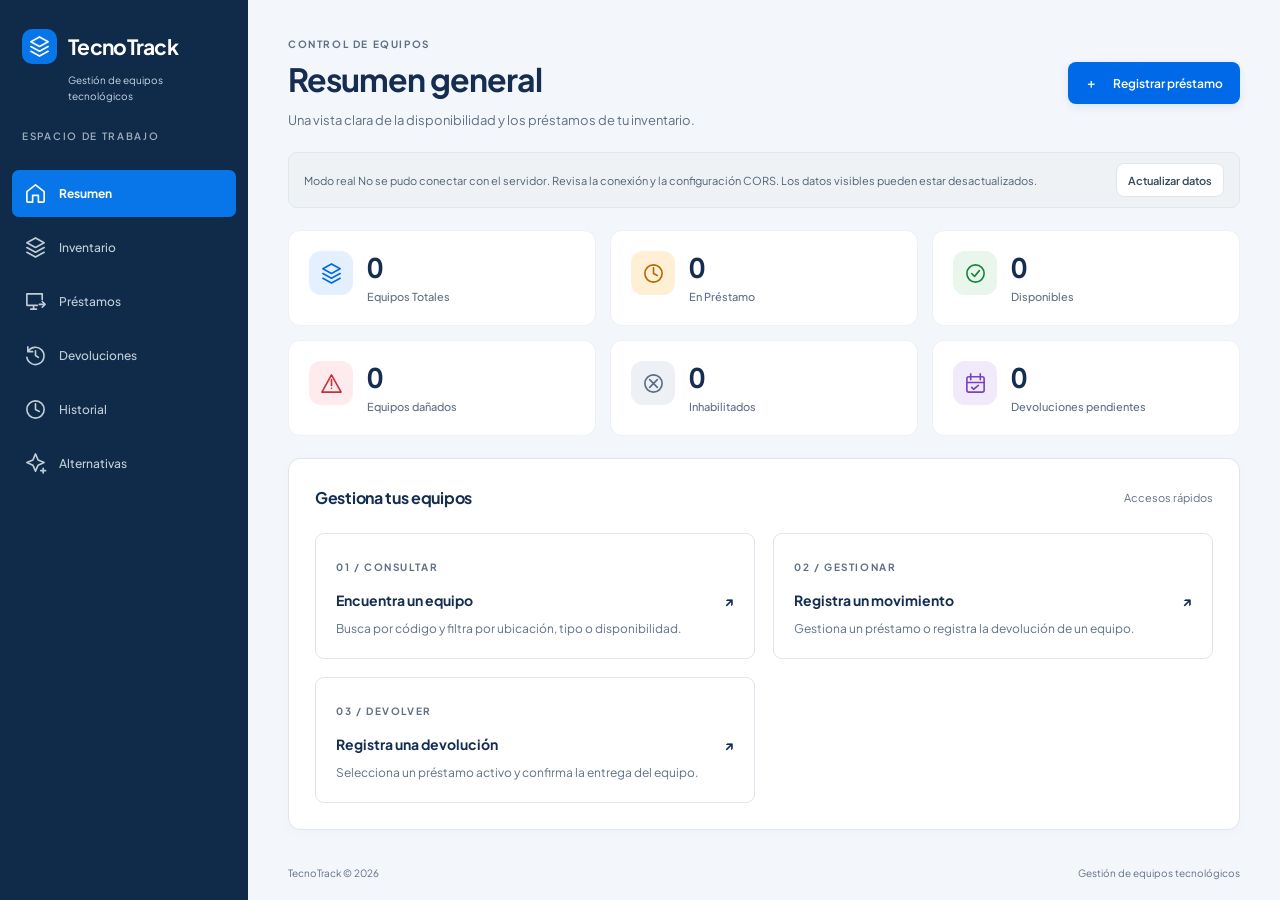
<file: index.html>
<!DOCTYPE html>
<html lang="es">
<head>
    <meta charset="UTF-8">
    <meta name="viewport" content="width=device-width, initial-scale=1.0">
    <title>Abrir TecnoTrack</title>
    <script>
        // Conserva los enlaces anteriores sin duplicar la aplicación de fronted/.
        const destinoTecnoTrack = new URL("fronted/index.html", window.location.href);
        destinoTecnoTrack.search = window.location.search;
        destinoTecnoTrack.hash = window.location.hash;
        window.location.replace(destinoTecnoTrack.href);
    </script>
</head>
<body>
    <p><a href="fronted/index.html">Abrir TecnoTrack</a></p>
</body>
</html>
</file>
<file: fronted/css/styles.css>
/* --- Variables y Paleta de Colores --- */
:root {
    --bg-marfil: #F9F8F6;
    --bg-card: #FFFFFF;
    --primary-lavanda: #D4D4F7;
    --primary-lavanda-hover: #BEBEEF;
    --accent-melocoton: #FFCBA4;
    --accent-menta: #88E0BE;
    --accent-menta-bg: #E3F8F1;
    --accent-malva: #C895FF;
    --text-dark: #2C2A29;
    --text-muted: #6B6765;
    --border-color: #E2DFDB;
    --shadow: 0 4px 12px rgba(44, 42, 41, 0.05);
    --radius: 12px;
}

/* --- Reseteo Global --- */
* {
    margin: 0;
    padding: 0;
    box-sizing: border-box;
}

html {
    scroll-behavior: smooth;
}

body {
    font-family: 'Plus Jakarta Sans', sans-serif;
    background-color: var(--bg-marfil);
    color: var(--text-dark);
    line-height: 1.6;
}

/* --- Encabezado --- */
.header {
    background-color: var(--primary-lavanda);
    padding: 1.5rem 2rem;
    text-align: center;
    border-bottom: 2px solid var(--border-color);
}

.logo-container {
    display: flex;
    align-items: center;
    justify-content: center;
    gap: 0.5rem;
}

.logo-icon {
    font-size: 1.8rem;
}

.header h1 {
    font-size: 1.8rem;
    font-weight: 700;
    color: var(--text-dark);
}

.tagline {
    font-size: 0.95rem;
    color: var(--text-muted);
    margin-top: 0.2rem;
}

/* --- Navegación --- */
.navbar {
    background-color: var(--bg-card);
    border-bottom: 1px solid var(--border-color);
    position: sticky;
    top: 0;
    z-index: 100;
    box-shadow: var(--shadow);
}

.navbar ul {
    display: flex;
    justify-content: center;
    list-style: none;
    flex-wrap: wrap;
}

.navbar li a {
    display: block;
    padding: 1rem 1.25rem;
    color: var(--text-dark);
    text-decoration: none;
    font-weight: 600;
    font-size: 0.9rem;
    transition: background-color 0.2s, color 0.2s;
    border-bottom: 3px solid transparent;
}

.navbar li a:hover,
.navbar li a.active {
    background-color: var(--bg-marfil);
    color: var(--text-dark);
    border-bottom-color: var(--accent-malva);
}

/* --- Contenedor Principal --- */
.main-container {
    max-width: 1100px;
    margin: 2rem auto;
    padding: 0 1rem;
    display: flex;
    flex-direction: column;
    gap: 2.5rem;
}

/* --- Secciones y Tarjetas --- */
.section {
    background-color: var(--bg-card);
    padding: 2rem;
    border-radius: var(--radius);
    box-shadow: var(--shadow);
    border: 1px solid var(--border-color);
}

.section h2 {
    font-size: 1.4rem;
    margin-bottom: 1.5rem;
    color: var(--text-dark);
    border-left: 4px solid var(--accent-malva);
    padding-left: 0.75rem;
}

.section-header {
    display: flex;
    justify-content: space-between;
    align-items: center;
    margin-bottom: 1.5rem;
}

.section-header h2 {
    margin-bottom: 0;
}

/* Resumen Dashboard */
.cards-grid {
    display: grid;
    grid-template-columns: repeat(auto-fit, minmax(220px, 1fr));
    gap: 1.5rem;
}

.summary-card {
    background: linear-gradient(135deg, var(--bg-marfil), var(--bg-card));
    padding: 1.5rem;
    border-radius: var(--radius);
    border: 1px solid var(--border-color);
    text-align: center;
}

.summary-card h3 {
    font-size: 0.95rem;
    color: var(--text-muted);
    margin-bottom: 0.5rem;
}

.card-number {
    font-size: 2rem;
    font-weight: 700;
    color: var(--text-dark);
}

/* --- Tablas --- */
.table-responsive {
    overflow-x: auto;
}

table {
    width: 100%;
    border-collapse: collapse;
    text-align: left;
    font-size: 0.95rem;
}

th, td {
    padding: 0.85rem 1rem;
    border-bottom: 1px solid var(--border-color);
}

th {
    background-color: var(--bg-marfil);
    font-weight: 600;
    color: var(--text-dark);
}

tr:hover {
    background-color: rgba(230, 230, 250, 0.15);
}

.text-center {
    text-align: center;
    color: var(--text-muted);
}

/* --- Etiquetas Visuales de Estado --- */
.badge {
    display: inline-block;
    padding: 0.3rem 0.75rem;
    border-radius: 50px;
    font-size: 0.8rem;
    font-weight: 600;
}

.badge-disponible {
    background-color: var(--accent-menta-bg);
    color: #0F5132;
}

.badge-prestado {
    background-color: #FFE6E6;
    color: #842029;
}

/* --- Formularios --- */
.form-container {
    max-width: 600px;
    margin: 0 auto;
}

.form-group {
    margin-bottom: 1.25rem;
}

.form-group label {
    display: block;
    font-size: 0.9rem;
    font-weight: 600;
    margin-bottom: 0.5rem;
}

.form-group input,
.form-group select {
    width: 100%;
    padding: 0.75rem 1rem;
    border: 1px solid var(--border-color);
    border-radius: 8px;
    font-size: 0.95rem;
    background-color: var(--bg-marfil);
    color: var(--text-dark);
    transition: border-color 0.2s;
}

.form-group input:focus,
.form-group select:focus {
    outline: none;
    border-color: var(--accent-malva);
    background-color: var(--bg-card);
}

.form-actions {
    margin-top: 1.5rem;
    text-align: right;
}

/* --- Botones --- */
.btn {
    padding: 0.75rem 1.5rem;
    border: none;
    border-radius: 8px;
    font-size: 0.95rem;
    font-weight: 600;
    cursor: pointer;
    transition: transform 0.1s, background-color 0.2s;
}

.btn:active {
    transform: scale(0.98);
}

.btn-primary {
    background-color: var(--accent-malva);
    color: white;
}

.btn-primary:hover {
    background-color: #B275EE;
}

.btn-secondary {
    background-color: var(--primary-lavanda);
    color: var(--text-dark);
}

.btn-secondary:hover {
    background-color: var(--primary-lavanda-hover);
}

/* --- Alertas Dinámicas --- */
.alert {
    margin-top: 1rem;
    padding: 0.85rem 1rem;
    border-radius: 8px;
    font-size: 0.9rem;
    font-weight: 500;
}

.alert.success {
    background-color: var(--accent-menta-bg);
    color: #0F5132;
    border: 1px solid var(--accent-menta);
}

.alert.error {
    background-color: #F8D7DA;
    color: #842029;
    border: 1px solid #F5C2C7;
}

.hidden {
    display: none;
}

/* --- Recomendaciones --- */
.recommendations-box {
    background-color: var(--bg-marfil);
    padding: 1.25rem;
    border-radius: 8px;
    border: 1px dashed var(--accent-malva);
}
#inventario > p {
    color: var(--text-muted);
    font-size: 0.95rem;
    margin-bottom: 1.5rem;
}

/* Panel de resumen general */
.resumen-inventario {
    display: grid;
    grid-template-columns: repeat(auto-fit, minmax(140px, 1fr));
    gap: 1rem;
    background: linear-gradient(135deg, var(--bg-marfil), var(--bg-card));
    padding: 1.25rem;
    border-radius: var(--radius);
    border: 1px solid var(--border-color);
    margin-bottom: 2rem;
    text-align: center;
}

.resumen-inventario p {
    font-size: 0.9rem;
    color: var(--text-muted);
}

.resumen-inventario strong {
    display: block;
    font-size: 1.5rem;
    color: var(--text-dark);
    margin-top: 0.2rem;
}

/* Sección de Búsqueda y Filtros */
.filtros-inventario {
    display: grid;
    grid-template-columns: repeat(auto-fit, minmax(180px, 1fr)) auto;
    gap: 1rem;
    align-items: flex-end;
    background-color: var(--bg-marfil);
    padding: 1.25rem;
    border-radius: var(--radius);
    border: 1px solid var(--border-color);
    margin-bottom: 1.5rem;
}

.filtros-inventario label {
    display: block;
    font-size: 0.85rem;
    font-weight: 600;
    margin-bottom: 0.4rem;
    color: var(--text-dark);
}

.filtros-inventario input[type="search"],
.filtros-inventario select {
    width: 100%;
    padding: 0.65rem 0.85rem;
    border: 1px solid var(--border-color);
    border-radius: 8px;
    font-size: 0.9rem;
    background-color: var(--bg-card);
    color: var(--text-dark);
    transition: border-color 0.2s;
}

.filtros-inventario input[type="search"]:focus,
.filtros-inventario select:focus {
    outline: none;
    border-color: var(--accent-malva);
}

/* Botón de limpiar filtros */
#limpiarFiltros {
    background-color: var(--primary-lavanda);
    color: var(--text-dark);
    border: none;
    padding: 0.65rem 1.25rem;
    border-radius: 8px;
    font-size: 0.9rem;
    font-weight: 600;
    cursor: pointer;
    transition: background-color 0.2s, transform 0.1s;
    height: 41px; /* Alineación perfecta con los inputs */
}

#limpiarFiltros:hover {
    background-color: var(--primary-lavanda-hover);
}

#limpiarFiltros:active {
    transform: scale(0.98);
}

/* Contador de resultados y mensajes */
#cantidadResultados {
    font-size: 0.9rem;
    color: var(--text-muted);
    margin-bottom: 0.75rem;
    font-weight: 500;
}

#mensajeSinResultados {
    text-align: center;
    padding: 1.5rem;
    color: var(--text-muted);
    font-style: italic;
    background-color: var(--bg-marfil);
    border-radius: 8px;
    margin-top: 1rem;
}

#mensajeInventario {
    margin-top: 1rem;
    font-size: 0.9rem;
    font-weight: 500;
}
/*
inventario
*/

.estado-equipo {
    display: inline-block;
    padding: 5px 10px;
    border-radius: 20px;
    font-size: 0.85rem;
    font-weight: 600;
}

.estado-disponible {
    background-color: #dcfce7;
    color: #166534;
}

.estado-prestado {
    background-color: #dbeafe;
    color: #1d4ed8;
}

.estado-dañado {
    background-color: #fee2e2;
    color: #991b1b;
}

.estado-inhabilitado,
.estado-desconocido {
    background-color: #e5e7eb;
    color: #374151;
}

.boton-prestar {
    padding: 8px 12px;
    border: none;
    border-radius: 6px;
    background-color: #2563eb;
    color: white;
    cursor: pointer;
}

.boton-prestar:hover {
    background-color: #1d4ed8;
}

.boton-prestar:focus-visible {
    outline: 3px solid #93c5fd;
    outline-offset: 2px;
}

.tabla-contenedor {
    width: 100%;
    overflow-x: auto;
}

#mensajeSinResultados {
    padding: 16px;
    text-align: center;
}
/* --- Pie de página --- */
.footer {
    text-align: center;
    padding: 2rem;
    color: var(--text-muted);
    font-size: 0.85rem;
}
</file>
<file: fronted/css/responsive.css>
/* --- Diseño Responsive (Tablets y Móviles: máximo 768px) --- */
@media (max-width: 768px) {
    .header {
        padding: 1rem;
    }

    .header h1 {
        font-size: 1.5rem;
    }

    .navbar ul {
        justify-content: flex-start;
        overflow-x: auto;
        white-space: nowrap;
        -webkit-overflow-scrolling: touch;
    }

    .navbar li a {
        padding: 0.85rem 1rem;
        font-size: 0.85rem;
    }

    .main-container {
        margin: 1rem auto;
        gap: 1.5rem;
        padding: 0 0.75rem;
    }

    .section {
        padding: 1.25rem;
    }

    .section h2 {
        font-size: 1.2rem;
    }

    .section-header {
        flex-direction: column;
        align-items: flex-start;
        gap: 1rem;
    }

    .section-header button {
        width: 100%;
    }

    .cards-grid {
        grid-template-columns: 1fr;
        gap: 1rem;
    }

    .form-container {
        max-width: 100%;
    }

    .form-actions {
        text-align: center;
    }

    .form-actions button {
        width: 100%;
    }
}

/* --- Pantallas muy pequeñas (Móviles compactos: máximo 480px) --- */
@media (max-width: 480px) {
    .header h1 {
        font-size: 1.3rem;
    }

    .tagline {
        font-size: 0.85rem;
    }

    table {
        font-size: 0.85rem;
    }

    th, td {
        padding: 0.6rem 0.75rem;
    }
}
</file>
<file: fronted/css/interfaz.css>
/* Capa visual: conserva los estilos originales y define el espacio de trabajo. */
:root {
    --bg-marfil: #f3f6fa;
    --text-dark: #142d50;
    --text-muted: #607086;
    --border-color: #e0e6ed;
    --accent-malva: #0069e8;
    --primary-lavanda: #edf3f3;
    --primary-lavanda-hover: #e0ebeb;
    --shadow: 0 3px 18px #182b4305;
}
[hidden], .hidden { display: none !important; }
html { scroll-behavior: auto; }
body { padding-left: 248px; font-size: 14px; }
a { color: #285e61; }
.svg-definitions { position: absolute; width: 0; height: 0; overflow: hidden; pointer-events: none; }
.ui-icon { display: block; width: 23px; height: 23px; flex-shrink: 0; fill: none; stroke: currentColor; stroke-width: 1.7; stroke-linecap: round; stroke-linejoin: round; }
button, input, select { font: inherit; }
button, .btn { min-height: 42px; }
button { cursor: pointer; border: 1px solid var(--border-color); border-radius: 7px; padding: 8px 13px; background: white; color: var(--text-dark); font-weight: 600; }
button:hover { background: #edf3f3; }
button:disabled { cursor: not-allowed; opacity: .5; }
:where(a, button, input, select, [tabindex]):focus-visible { outline: 3px solid #488d96; outline-offset: 3px; }
.skip-link { position: fixed; top: -80px; left: 260px; z-index: 300; background: white; padding: 12px; border: 2px solid #285e61; }
.skip-link:focus { top: 12px; }
.header { position: fixed; top: 0; left: 0; width: 248px; height: 155px; padding: 29px 22px; text-align: left; background: #102b49; border: 0; z-index: 101; }
.logo-container { justify-content: flex-start; gap: 11px; }
.logo-icon { display: grid; place-content: center; position: relative; width: 35px; height: 35px; border-radius: 10px; background: #0875e9; color: white; font-size: 23px; font-weight: 700; }
.logo-icon span { position: absolute; right: 3px; top: 2px; }
.header h1 { color: #fff; font-size: 21px; letter-spacing: -.7px; }
.tagline { color: #c8d8e8; font-size: 10px; margin: 8px 0 0 46px; }
.workspace-label { display: block; margin-top: 24px; font-size: 10px; font-weight: 600; letter-spacing: 1.7px; color: #9eafbd; }
.navbar { position: fixed; top: 155px; bottom: 0; left: 0; width: 248px; background: #102b49; border: 0; box-shadow: none; padding: 15px 12px; overflow-y: auto; }
.navbar ul { display: flex; flex-direction: column; gap: 7px; }
.navbar li a { display: flex; align-items: center; gap: 12px; padding: 12px; border: 0; border-radius: 7px; color: #c0ced7; font-size: 12px; font-weight: 500; }
.navbar li a:hover { background: #223e50; color: white; }
.navbar li a.active { background: #0875e9; color: white; font-weight: 700; border: 0; }
.nav-icon { font-size: 21px; width: 23px; text-align: center; line-height: 1; }
.main-container { width: 100%; max-width: 1500px; margin: 0 auto; padding: 36px 40px 20px; gap: 22px; min-height: calc(100vh - 65px); }
.page-heading { display: flex; align-items: center; justify-content: space-between; gap: 24px; }
.eyebrow { font-size: 10px; font-weight: 700; letter-spacing: 1.6px; color: #607086; }
.page-heading h2 { font-size: clamp(23px, 2.5vw, 32px); line-height: 1.3; letter-spacing: -1px; margin: 7px 0 9px; }
.page-heading p:last-child { color: var(--text-muted); max-width: 580px; font-size: 13px; }
.btn { display: inline-flex; align-items: center; justify-content: center; gap: 16px; text-decoration: none; white-space: nowrap; padding: 10px 16px; font-size: 12px; border: 1px solid transparent; }
.btn-primary { background: #0069e8; color: white; box-shadow: 0 3px 8px #0069e81a; }
.btn-primary:hover { background: #0055be; }
.btn-secondary { background: white; border-color: var(--border-color); color: #344a5a; }
.connection-bar { display: flex; align-items: center; justify-content: space-between; gap: 18px; border: 1px solid var(--border-color); border-radius: 9px; background: #eef2f5; padding: 10px 15px; }
#estado-conexion { font-size: 11px; color: #506176; }
.connection-bar .btn { min-height: 34px; padding: 6px 11px; font-size: 11px; }
.section { padding: 26px; border-radius: 12px; min-width: 0; }
.section h2 { border: 0; padding: 0; font-size: 16px; margin-bottom: 12px; letter-spacing: -.3px; }
.section-header { margin-bottom: 22px; }
.section-header h2 { margin: 0; }
.section-caption { font-size: 11px; color: var(--text-muted); }
.cards-grid { grid-template-columns: repeat(3, minmax(0, 1fr)); gap: 14px; }
.summary-card { display: grid; grid-template-columns: 44px 1fr; grid-template-rows: auto auto; column-gap: 14px; text-align: left; background: white; padding: 20px; border-radius: 12px; border: 1px solid #edf1f6; }
.summary-card h3 { grid-column: 2; grid-row: 2; font-size: 11px; font-weight: 500; margin: 4px 0 0; }
.card-number { grid-column: 2; grid-row: 1; font-size: 27px; line-height: 1.2; letter-spacing: -.6px; font-variant-numeric: tabular-nums; }
.stat-icon { display: grid; place-items: center; align-self: start; grid-row: 1 / 3; width: 44px; height: 44px; border-radius: 12px; }
.stat-total { color: #0069e8; background: #e4f0ff; }
.stat-disponible { color: #178440; background: #e8f6eb; }
.stat-prestado { color: #b76700; background: #fff0d5; }
.stat-danado { color: #c53338; background: #ffebed; }
.stat-inhabilitado { color: #5b6c82; background: #edf0f5; }
.stat-pendiente { color: #7842c4; background: #f0eafa; }
@media (min-width: 1450px) { .cards-grid { grid-template-columns: repeat(6, minmax(0, 1fr)); } .summary-card { padding: 17px 12px; column-gap: 9px; } }
.dashboard-actions { display: grid; grid-template-columns: 1fr 1fr; gap: 18px; margin-top: 22px; }
.action-card { padding: 20px; border: 1px solid var(--border-color); border-radius: 9px; text-decoration: none; color: var(--text-dark); }
.action-card:hover { border-color: #7ba4a2; background: #f8fbfa; }
.action-card h3 { display: flex; justify-content: space-between; gap: 12px; font-size: 14px; margin: 13px 0 7px; }
.action-card p { font-size: 12px; color: var(--text-muted); }
.section > p, .section-intro { color: var(--text-muted); font-size: 12px; }
.resumen-inventario { display: flex; gap: 22px; flex-wrap: wrap; margin: 20px 0; padding: 13px 16px; background: #f5f7f9; border-radius: 7px; font-size: 12px; color: var(--text-muted); }
.resumen-inventario strong { color: var(--text-dark); margin-left: 5px; }
.filtros-inventario { display: grid; grid-template-columns: 1.25fr 1fr 1fr 1fr auto; gap: 7px 12px; align-items: end; }
.filtros-inventario label { grid-row: 1; font-size: 11px; font-weight: 600; }
.filtros-inventario input, .filtros-inventario select { grid-row: 2; }
#limpiarFiltros { grid-row: 2; font-size: 11px; }
input, select { width: 100%; min-width: 0; min-height: 43px; padding: 10px 12px; border: 1px solid #cdd7e1; border-radius: 7px; background: white; color: var(--text-dark); }
#cantidadResultados { margin: 20px 0 10px; font-size: 11px; }
.tabla-contenedor, .table-responsive { overflow: auto; max-height: 65vh; border: 1px solid var(--border-color); border-radius: 8px; }
table { font-size: 12px; white-space: nowrap; }
.tipo-equipo { display: inline-flex; align-items: center; gap: 8px; vertical-align: middle; }
.tipo-equipo svg { display: block; width: 20px; height: 20px; flex-shrink: 0; color: #506b79; }
th { position: sticky; top: 0; background: #f3f6f8; font-size: 10px; text-transform: uppercase; letter-spacing: .6px; z-index: 1; }
th, td { padding: 14px; }
tbody tr:last-child td { border-bottom: 0; }
tbody td:first-child { font-weight: 600; font-variant-numeric: tabular-nums; }
td button { padding: 8px 12px; min-height: 36px; font-size: 11px; color: #145cb3; }
td .btn-primary { color: white; }
td:last-child > span + .btn { display: block; margin-top: 6px; }
.badge { padding: 4px 9px; font-size: 10px; font-weight: 600; }
.badge-disponible { background: #e7f3ed; color: #236247; }
.badge-prestado { background: #f8f0dd; color: #7c5818; }
.badge-danado { background: #fbeceb; color: #983e38; }
.badge-inhabilitado { background: #edf0f4; color: #526174; }
.pagination { display: flex; justify-content: space-between; align-items: center; gap: 12px; padding-top: 17px; font-size: 11px; color: var(--text-muted); }
.pagination > div { display: flex; gap: 7px; }
.pagination button { font-size: 11px; min-height: 34px; }
.form-container { max-width: 640px; margin: 25px 0 0; }
.form-guidance { display: flex; align-items: flex-start; gap: 12px; margin-bottom: 24px; padding: 16px; border-radius: 8px; background: #edf5ff; color: #31577e; font-size: 12px; }
.form-guidance .ui-icon { color: #0069e8; }
.form-group label { font-size: 12px; margin-bottom: 7px; }
.form-group input, .form-group select { background: white; font-size: 13px; }
.form-group input:focus, .form-group select:focus { outline: 2px solid #488d96; outline-offset: 2px; border-color: #488d96; }
.form-actions { border-top: 1px solid var(--border-color); padding-top: 20px; }
.alert { font-size: 12px; }
.recommendations-box { margin-top: 22px; padding: 30px; border: 1px solid var(--border-color); background: #f7f9fa; font-size: 13px; }
.recommendations-box p { margin-bottom: 18px; }
.recommendations-box button { display: block; margin-top: 14px; }
.alternativas-lista { display: grid; grid-template-columns: repeat(auto-fit, minmax(min(100%, 270px), 1fr)); gap: 16px; list-style: none; }
.alternativa-card { min-width: 0; padding: 22px; border: 1px solid var(--border-color); border-radius: 10px; background: white; overflow-wrap: anywhere; }
.alternativa-card h3 { margin-bottom: 10px; font-size: 16px; }
.alternativa-detalles { display: grid; grid-template-columns: repeat(auto-fit, minmax(100px, 1fr)); gap: 12px; margin: 20px 0; }
.alternativa-detalles dt { color: var(--text-muted); font-size: 11px; }
.alternativa-detalles dd { margin-top: 3px; font-size: 12px; font-weight: 600; }
.alternativa-card .alternativa-motivo { margin-bottom: 0; color: var(--text-muted); font-size: 12px; }
.alternativa-principal { border-color: #72a8ee; background: #f6faff; box-shadow: 0 3px 12px #0069e80a; }
.alternativa-prioridad { display: inline-block; margin-bottom: 14px; padding: 4px 9px; border-radius: 5px; background: #e1edff; color: #175bb0; font-size: 11px; font-weight: 700; }
.alternativa-encabezado { display: flex; align-items: center; gap: 12px; margin-bottom: 14px; }
.alternativa-encabezado h3 { margin: 0; font-size: 14px; }
.alternativa-icono { display: grid; place-items: center; flex-shrink: 0; width: 46px; height: 46px; border-radius: 10px; background: #e9f2ff; color: #0069e8; }
.alternativa-icono svg { width: 28px; height: 28px; }
.alternativas-contexto { padding-bottom: 16px; border-bottom: 1px solid var(--border-color); color: var(--text-dark); font-weight: 600; }
.alternativas-aviso { color: var(--text-muted); font-size: 12px; }
.alternativa-card .btn { max-width: 100%; white-space: normal; }
#mensajeSinResultados { padding: 30px; text-align: center; }
.footer { padding: 15px 40px; text-align: left; font-size: 10px; }
.footer span { float: right; }
@media (max-width: 1150px) {
    body { padding-left: 220px; }
    .header, .navbar { width: 220px; }
    .header { padding-inline: 16px; }
    .navbar li a { font-size: 11px; gap: 8px; }
    .main-container { padding: 28px 24px 16px; }
    .page-heading { align-items: flex-start; flex-direction: column; gap: 16px; }
    .filtros-inventario { grid-template-columns: 1fr 1fr; }
    .filtros-inventario label, .filtros-inventario input, .filtros-inventario select, #limpiarFiltros { grid-row: auto; }
    .filtros-inventario label { grid-column: 1; align-self: center; }
    .filtros-inventario input, .filtros-inventario select { grid-column: 2; }
    #limpiarFiltros { grid-column: 2; }
}
@media (max-width: 768px) {
    body { padding-left: 0; }
    .header { position: relative; width: 100%; height: auto; padding: 17px 20px; }
    .header h1 { font-size: 20px; }
    .tagline { margin-top: 3px; }
    .workspace-label { display: none; }
    .navbar { top: 0; position: sticky; width: 100%; padding: 7px; bottom: auto; }
    .navbar ul { flex-direction: row; flex-wrap: nowrap; gap: 4px; }
    .navbar li a { padding: 10px 12px; font-size: 11px; }
    .nav-icon { font-size: 17px; width: 18px; }
    .main-container { padding: 23px 16px 16px; gap: 16px; min-height: calc(100vh - 205px); }
    .section { padding: 20px; }
    .section-header { flex-direction: column; align-items: flex-start; gap: 12px; }
    .section-header .btn { width: 100%; }
    .connection-bar { align-items: flex-start; }
    .connection-bar .btn { flex-shrink: 0; }
    .cards-grid { grid-template-columns: repeat(2, minmax(0, 1fr)); gap: 12px; }
    .summary-card { padding: 16px; grid-template-columns: 34px 1fr; column-gap: 10px; }
    .stat-icon { width: 34px; height: 34px; border-radius: 9px; }
    .card-number { font-size: 30px; }
    .dashboard-actions { grid-template-columns: 1fr; }
    .form-actions button { width: 100%; }
    .footer { padding: 16px; }
    .skip-link { left: 15px; }
}
@media (max-width: 480px) {
    .page-heading h2 { font-size: 25px; }
    .connection-bar { flex-direction: column; gap: 10px; }
    .filtros-inventario { grid-template-columns: 1fr; gap: 7px; }
    .filtros-inventario label, .filtros-inventario input, .filtros-inventario select, #limpiarFiltros { grid-column: 1; }
    .filtros-inventario label:not(:first-child) { margin-top: 8px; }
    #limpiarFiltros { margin-top: 5px; }
    .section { padding: 16px; }
    .resumen-inventario { gap: 10px 16px; }
    .summary-card h3 { font-size: 11px; }
    .footer span { float: none; display: block; margin-top: 5px; }
    .pagination { align-items: flex-start; flex-direction: column; }
    .recommendations-box { padding: 20px; }
}
</file>
